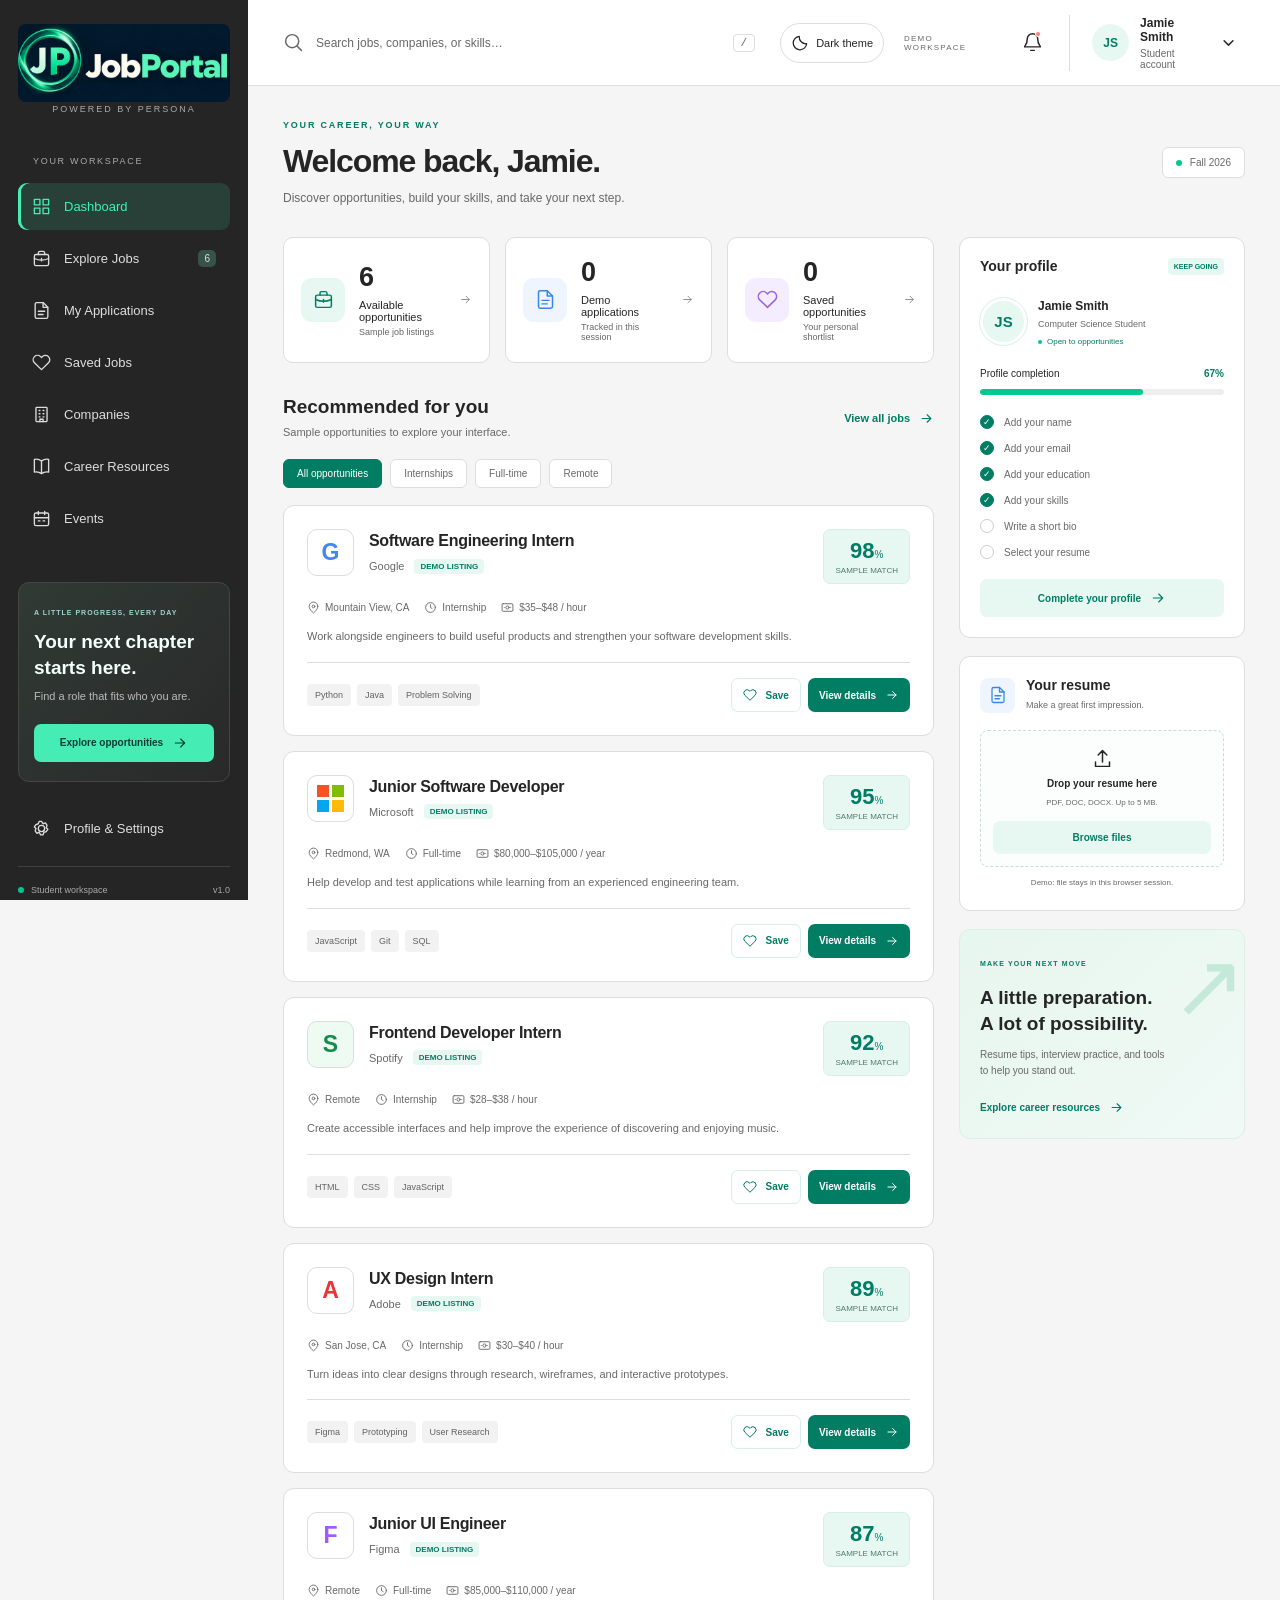
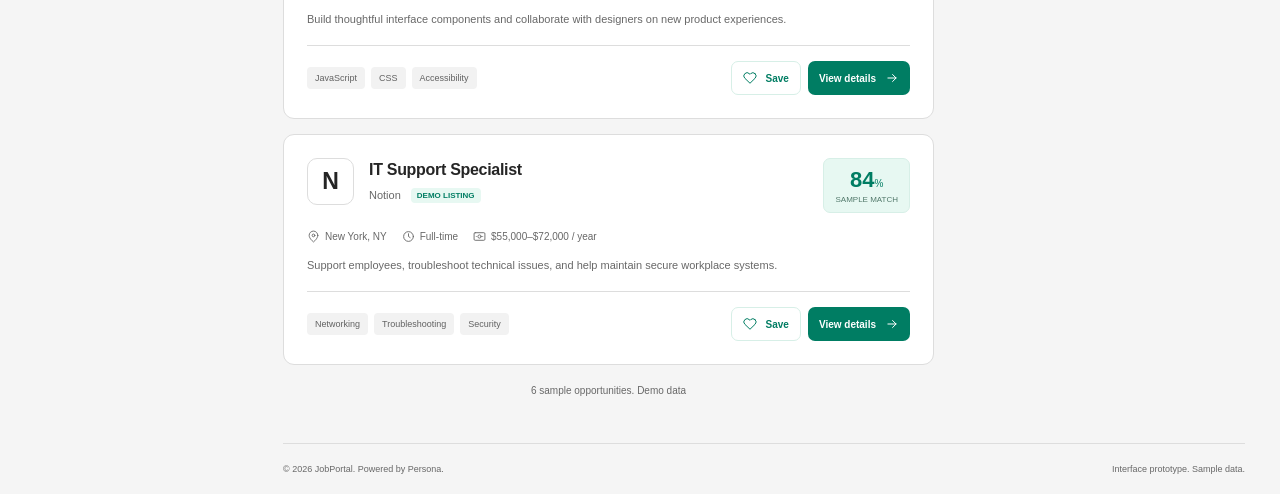
<file: documentation/design/index.html>
<!DOCTYPE html>
<html lang="en">
<head>
  <meta charset="UTF-8">
  <meta name="viewport" content="width=device-width, initial-scale=1.0">
  <title>JobPortal | Career Dashboard</title>

  <!-- Restore the selected theme before the page appears. -->
  <script>
    try {
      const theme = localStorage.getItem("jobportal-theme");
      document.documentElement.dataset.theme =
        theme === "dark" ? "dark" : "light";
    } catch (_) {
      document.documentElement.dataset.theme = "light";
    }
  </script>

  <link rel="stylesheet" href="styles.css">
  <script src="app.js" defer></script>
</head>

<body>
  <a href="#main" class="skip-link">Skip to content</a>

  <div class="app-shell">
    <aside class="sidebar" aria-label="Main navigation">
      <a class="brand" href="index.html" aria-label="JobPortal home">
        <img
          src="logos/jobportal-brand.png"
          alt="JobPortal green JP portal logo"
        >
      </a>

      <p class="brand-caption">POWERED BY PERSONA</p>
      <p class="nav-label">YOUR WORKSPACE</p>

      <nav id="navigation">
        <button
          class="nav-item active"
          data-page="dashboard"
          aria-current="page"
        >
          <span data-icon="grid"></span>
          Dashboard
        </button>

        <button class="nav-item" data-page="jobs">
          <span data-icon="briefcase"></span>
          Explore Jobs
          <span class="nav-badge">6</span>
        </button>

        <button class="nav-item" data-page="applications">
          <span data-icon="file"></span>
          My Applications
        </button>

        <button class="nav-item" data-page="saved">
          <span data-icon="heart"></span>
          Saved Jobs
        </button>

        <button class="nav-item" data-page="companies">
          <span data-icon="building"></span>
          Companies
        </button>

        <button class="nav-item" data-page="resources">
          <span data-icon="book"></span>
          Career Resources
        </button>

        <button class="nav-item" data-page="events">
          <span data-icon="calendar"></span>
          Events
        </button>
      </nav>

      <div class="sidebar-bottom">
        <div class="next-step">
          <span class="eyebrow">A LITTLE PROGRESS, EVERY DAY</span>
          <h3>Your next chapter<br>starts here.</h3>
          <p>Find a role that fits who you are.</p>

          <button class="button mint" data-page="jobs">
            Explore opportunities
            <span data-icon="arrow"></span>
          </button>
        </div>

        <button class="nav-item" data-page="settings">
          <span data-icon="settings"></span>
          Profile &amp; Settings
        </button>

        <div class="sidebar-foot">
          <span class="status-dot"></span>
          Student workspace
          <span>v1.0</span>
        </div>
      </div>
    </aside>

    <div class="workspace">
      <header class="topbar">
        <label class="search-box">
          <span data-icon="search"></span>
          <input
            id="search"
            type="search"
            placeholder="Search jobs, companies, or skills…"
            aria-label="Search jobs, companies, or skills"
          >
          <kbd>/</kbd>
        </label>

        <div class="top-actions">
          <button
            class="theme-toggle"
            id="theme-toggle"
            type="button"
            aria-label="Dark theme"
            aria-pressed="false"
            title="Switch to dark theme"
          >
            <svg
              viewBox="0 0 24 24"
              aria-hidden="true"
              class="theme-sun"
            >
              <circle cx="12" cy="12" r="4"/>
              <path d="M12 2v2m0 16v2M2 12h2m16 0h2M5 5l1.5 1.5m11 11L19 19M5 19l1.5-1.5m11-11L19 5"/>
            </svg>

            <svg
              viewBox="0 0 24 24"
              aria-hidden="true"
              class="theme-moon"
            >
              <path d="M20.9 13a9 9 0 0 1-9.9-9.9A9 9 0 1 0 20.9 13Z"/>
            </svg>

            <span class="theme-label">Dark theme</span>
          </button>

          <span class="demo-label">DEMO WORKSPACE</span>

          <button
            class="icon-button"
            id="notifications"
            aria-label="View notifications"
          >
            <span data-icon="bell"></span>
            <i aria-hidden="true"></i>
          </button>

          <button class="user-button" data-page="settings">
            <span class="avatar">JS</span>
            <span class="user-name">
              <strong id="header-name">Jamie Smith</strong>
              <small>Student account</small>
            </span>
            <span data-icon="chevron"></span>
          </button>
        </div>
      </header>

      <main id="main" tabindex="-1">
        <div class="page-heading">
          <div>
            <p class="eyebrow" id="breadcrumb">YOUR CAREER, YOUR WAY</p>
            <h1 id="page-title" tabindex="-1">Welcome back, Jamie.</h1>
            <p id="page-subtitle">
              Discover opportunities, build your skills,
              and take your next step.
            </p>
          </div>

          <span class="semester">
            <span class="status-dot"></span>
            Fall 2026
          </span>
        </div>

        <div class="dashboard-layout">
          <section class="primary-column" aria-label="Career overview">
            <div id="stats" class="stats"></div>

            <div class="section-heading">
              <div>
                <h2 id="section-title">Recommended for you</h2>
                <p id="section-subtitle">
                  Opportunities that align with your skills and interests.
                </p>
              </div>

              <button
                class="text-button"
                id="view-all"
                data-page="jobs"
              >
                View all jobs
                <span data-icon="arrow"></span>
              </button>
            </div>

            <div
              id="filters"
              class="filters"
              aria-label="Filter job type"
            >
              <button
                class="chip active"
                data-filter="All"
                aria-pressed="true"
              >
                All opportunities
              </button>

              <button
                class="chip"
                data-filter="Internship"
                aria-pressed="false"
              >
                Internships
              </button>

              <button
                class="chip"
                data-filter="Full-time"
                aria-pressed="false"
              >
                Full-time
              </button>

              <button
                class="chip"
                data-filter="Remote"
                aria-pressed="false"
              >
                Remote
              </button>
            </div>

            <div id="content" class="job-list"></div>
            <div id="results-footer" class="results-footer"></div>
          </section>

          <aside
            class="right-column"
            aria-label="Profile and career tools"
          >
            <section class="panel profile-panel">
              <div class="panel-heading">
                <h2>Your profile</h2>
                <span class="small-tag">KEEP GOING</span>
              </div>

              <div class="profile-progress">
                <span class="avatar large">JS</span>

                <div>
                  <strong id="profile-name">Jamie Smith</strong>
                  <p>Computer Science Student</p>
                  <span class="available">
                    <span class="status-dot"></span>
                    Open to opportunities
                  </span>
                </div>
              </div>

              <div class="progress-label">
                <span>Profile completion</span>
                <strong id="completion">67%</strong>
              </div>

              <progress
                id="profile-progress"
                value="4"
                max="6"
                aria-label="Profile completion"
              >67%</progress>

              <ul class="checklist" id="checklist"></ul>

              <button class="button light full" data-page="settings">
                Complete your profile
                <span data-icon="arrow"></span>
              </button>
            </section>

            <section class="panel">
              <div class="tool-heading">
                <span class="tool-icon blue" data-icon="file"></span>
                <div>
                  <h2>Your resume</h2>
                  <p>Make a great first impression.</p>
                </div>
              </div>

              <label class="upload-zone" id="upload-zone" for="resume">
                <span data-icon="upload"></span>
                <strong id="resume-label">Drop your resume here</strong>
                <small>PDF, DOC, DOCX. Up to 5 MB.</small>
                <span class="button light full">Browse files</span>
                <input
                  id="resume"
                  type="file"
                  accept=".pdf,.doc,.docx"
                >
              </label>

              <p class="privacy-note">
                Demo: file stays in this browser session.
              </p>
            </section>

            <section class="resource-panel">
              <span class="eyebrow">MAKE YOUR NEXT MOVE</span>
              <span class="resource-orbit" aria-hidden="true">↗</span>
              <h2>A little preparation.<br>A lot of possibility.</h2>
              <p>
                Resume tips, interview practice, and tools
                to help you stand out.
              </p>

              <button class="text-button" data-page="resources">
                Explore career resources
                <span data-icon="arrow"></span>
              </button>
            </section>
          </aside>
        </div>

        <footer class="page-footer">
          <span>© 2026 JobPortal. Powered by Persona.</span>
          <span>Interface prototype. Sample data.</span>
        </footer>
      </main>
    </div>
  </div>

  <dialog id="details-dialog">
    <div class="dialog-top">
      <span class="eyebrow">OPPORTUNITY DETAILS</span>
      <button
        class="icon-button"
        id="close-dialog"
        aria-label="Close details"
      >
        <span data-icon="close"></span>
      </button>
    </div>
    <div id="dialog-content"></div>
  </dialog>

  <div
    id="toast"
    class="toast"
    role="status"
    aria-live="polite"
  ></div>
</body>
</html>
</file>
<file: documentation/design/styles.css>
/* LIGHT THEME */
:root {
  --navy: #252525;
  --green: #00c890;
  --green-bright: #45edb5;
  --green-dark: #007d63;
  --mint: #e7f8f2;
  --page: #f5f5f5;
  --text: #252525;
  --muted: #686868;
  --border: #dddddd;
  --surface: #ffffff;
  --tag-bg: #f2f2f2;
  --tag-text: #626262;
  --track: #eeeeee;
  --field-border: #cccccc;
  --upload-bg: #fcfefd;
  --upload-border: #cbdcd8;
  --match-border: #d7efe7;
  --match-text: #52796b;
  --resource-start: #e7f6ee;
  --resource-end: #f0f9f6;
  --resource-border: #dceee5;
  --resource-arrow: #c5e9d9;
  --blue-bg: #eef5ff;
  --blue-text: #3a86e8;
  --purple-bg: #f3edff;
  --purple-text: #9764e9;
  --primary-text: #ffffff;
  --primary-hover: #00634f;
  color-scheme: light;
}

/* DARK THEME */
:root[data-theme="dark"] {
  --navy: #1b1b1b;
  --page: #242424;
  --text: #f3f3f3;
  --muted: #bcbcbc;
  --border: #484848;
  --surface: #303030;
  --green: #45edb5;
  --green-dark: #45edb5;
  --mint: #203f34;
  --tag-bg: #3a3a3a;
  --tag-text: #dddddd;
  --track: #484848;
  --field-border: #626262;
  --upload-bg: #292929;
  --upload-border: #707070;
  --match-border: #396351;
  --match-text: #b5dfce;
  --resource-start: #243e32;
  --resource-end: #2b332e;
  --resource-border: #456353;
  --resource-arrow: #4b7963;
  --blue-bg: #293747;
  --blue-text: #9fcaff;
  --purple-bg: #3a304b;
  --purple-text: #d5b3ff;
  --primary-text: #123329;
  --primary-hover: #78f5cb;
  color-scheme: dark;
}

/* BASE */
* { box-sizing: border-box; }
body { margin: 0; background: var(--page); color: var(--text); font: 14px Arial, Helvetica, sans-serif; }
button, input, textarea, select { font: inherit; }
button { border: 0; background: none; color: inherit; cursor: pointer; }
a { color: inherit; text-decoration: none; }
h1, h2, h3, p { margin: 0; }
p { color: var(--muted); line-height: 1.6; }
h2 { font-size: 19px; }
svg { width: 21px; height: 21px; fill: none; stroke: currentColor; stroke-width: 1.7; stroke-linecap: round; stroke-linejoin: round; vertical-align: middle; flex-shrink: 0; }
button:focus-visible, a:focus-visible, input:focus-visible, select:focus-visible, textarea:focus-visible, .upload-zone:focus-within { outline: 3px solid var(--green); outline-offset: 4px; }
[hidden] { display: none !important; }

/* LAYOUT */
.app-shell { display: grid; grid-template-columns: 248px minmax(0, 1fr); min-height: 100vh; }
.workspace, .primary-column { min-width: 0; }
main { max-width: 1720px; margin: auto; padding: 32px 35px 0; }
.dashboard-layout { display: grid; grid-template-columns: minmax(0, 1fr) 286px; gap: 25px; }

/* SIDEBAR */
.sidebar { position: sticky; top: 0; display: flex; flex-direction: column; height: 100vh; padding: 24px 18px 16px; overflow-y: auto; background: var(--navy); color: #dddddd; color-scheme: dark; }
.brand { position: relative; display: block; height: 78px; overflow: hidden; flex-shrink: 0; border-radius: 8px; }
.brand img { position: absolute; top: -25px; left: -32px; width: 272px; max-width: none; }
.brand-caption { margin-bottom: 38px; color: #aaaaaa; font-size: 9px; letter-spacing: 2px; text-align: center; }
.nav-label { margin-bottom: 14px; padding: 0 15px; color: #aaaaaa; font-size: 9px; letter-spacing: 1.7px; }
.nav-item { display: flex; align-items: center; gap: 13px; width: 100%; margin-bottom: 5px; padding: 14px; border-radius: 9px; color: #dddddd; font-size: 13px; text-align: left; }
.nav-item svg { width: 19px; height: 19px; }
.nav-item:hover { background: #ffffff0a; color: white; }
.nav-item.active { background: #294039; color: var(--green-bright); box-shadow: inset 3px 0 var(--green-bright); }
.nav-badge { margin-left: auto; padding: 3px 6px; border-radius: 5px; background: #365249; font-size: 10px; }
.sidebar-bottom { margin-top: auto; padding-top: 35px; }
.next-step { margin-bottom: 23px; padding: 19px 15px; border: 1px solid #454545; border-radius: 11px; background: linear-gradient(130deg, #303a35, #292929); }
.next-step .eyebrow { color: #9bd6cb; font-size: 7px; letter-spacing: 1px; }
.next-step h3 { margin: 11px 0 6px; color: #f5fffc; font-size: 19px; line-height: 1.4; }
.next-step p { margin-bottom: 18px; color: #bbbbbb; font-size: 11px; }
.sidebar-foot { display: flex; align-items: center; gap: 7px; margin-top: 14px; padding-top: 18px; border-top: 1px solid #414141; color: #aaaaaa; font-size: 9px; }
.sidebar-foot > span:last-child { margin-left: auto; }
.status-dot { display: inline-block; width: 6px; height: 6px; border-radius: 50%; background: var(--green); flex-shrink: 0; }

/* BUTTONS */
.button { display: inline-flex; align-items: center; justify-content: center; gap: 9px; padding: 12px 15px; border-radius: 7px; font-size: 12px; font-weight: 600; white-space: nowrap; }
.button svg { width: 16px; height: 16px; }
.button.mint { width: 100%; padding: 11px 5px; background: var(--green-bright); color: #063c33; font-size: 10px; }
.button.primary { background: var(--green-dark); color: var(--primary-text); }
.button.primary:hover { background: var(--primary-hover); }
.button.light, .button.saved { background: var(--mint); color: var(--green-dark); }
.button.outline { border: 1px solid var(--match-border); background: var(--surface); color: var(--green-dark); }
.button:disabled { opacity: 0.65; cursor: default; }
.full { width: 100%; }
.text-button { display: inline-flex; align-items: center; gap: 9px; padding: 0; color: var(--green-dark); font-size: 11px; font-weight: 600; white-space: nowrap; }
.text-button svg { width: 15px; height: 15px; }

/* TOP BAR */
.topbar { display: flex; align-items: center; justify-content: space-between; gap: 25px; height: 86px; padding: 0 35px; border-bottom: 1px solid var(--border); background: var(--surface); }
.search-box { display: flex; align-items: center; gap: 12px; width: min(490px, 50%); min-width: 0; color: var(--muted); }
.search-box input { width: 100%; min-width: 0; padding: 12px 0; border: 0; background: none; color: var(--text); font-size: 12px; }
.search-box input::placeholder { color: var(--muted); opacity: 1; }
.search-box kbd { padding: 2px 7px; border: 1px solid var(--border); border-radius: 4px; color: var(--muted); font-size: 11px; }
.top-actions { display: flex; align-items: center; gap: 20px; }
.demo-label { color: var(--muted); font-size: 8px; letter-spacing: 1.2px; }
.icon-button { position: relative; display: inline-grid; place-items: center; width: 34px; height: 34px; border-radius: 7px; flex-shrink: 0; }
.icon-button:hover { background: var(--mint); }
.icon-button i { position: absolute; top: 5px; right: 8px; width: 6px; height: 6px; border: 1px solid var(--surface); border-radius: 50%; background: #fa7d76; }
.user-button { display: flex; align-items: center; gap: 11px; padding-left: 22px; border-left: 1px solid var(--border); }
.avatar { display: inline-grid; place-items: center; width: 37px; height: 37px; border-radius: 50%; background: var(--mint); color: var(--green-dark); font-size: 12px; font-weight: 700; flex-shrink: 0; }
.user-name { text-align: left; }
.user-name strong { display: block; font-size: 12px; }
.user-name small { display: block; margin-top: 4px; color: var(--muted); font-size: 10px; }
.user-button > svg { width: 14px; margin-left: 8px; }

/* PAGE HEADING */
.page-heading { display: flex; align-items: center; justify-content: space-between; gap: 18px; margin-bottom: 29px; }
.eyebrow { color: var(--green-dark); font-size: 10px; font-weight: 700; letter-spacing: 1.8px; }
.page-heading .eyebrow { margin-bottom: 10px; font-size: 9px; }
.page-heading h1 { margin-bottom: 8px; font-size: 32px; letter-spacing: -1.1px; line-height: 1.2; }
.page-heading p:not(.eyebrow) { font-size: 12px; }
.green { color: var(--green); }
.semester { display: flex; align-items: center; gap: 8px; padding: 9px 13px; border: 1px solid var(--border); border-radius: 6px; background: var(--surface); color: var(--muted); font-size: 10px; white-space: nowrap; }

/* STATISTICS */
.stats { display: grid; grid-template-columns: repeat(3, 1fr); gap: 15px; margin-bottom: 33px; }
.stat { display: flex; align-items: center; gap: 14px; padding: 20px 17px; border: 1px solid var(--border); border-radius: 10px; background: var(--surface); text-align: left; }
.stat-icon, .tool-icon { display: inline-grid; place-items: center; width: 44px; height: 44px; border-radius: 11px; background: var(--mint); color: var(--green-dark); flex-shrink: 0; }
.blue { background: var(--blue-bg); color: var(--blue-text); }
.purple { background: var(--purple-bg); color: var(--purple-text); }
.stat strong { display: block; font-size: 27px; line-height: 1.1; }
.stat b { display: block; margin-top: 6px; font-size: 11px; font-weight: 500; }
.stat small { display: block; margin-top: 4px; color: var(--muted); font-size: 9px; }
.stat > svg { width: 13px; margin-left: auto; color: #888888; }

/* FILTERS */
.section-heading { display: flex; align-items: center; justify-content: space-between; gap: 10px; margin-bottom: 18px; }
.section-heading p { margin-top: 6px; font-size: 11px; }
.filters { display: flex; flex-wrap: wrap; gap: 8px; margin-bottom: 17px; }
.chip { padding: 8px 13px; border: 1px solid var(--border); border-radius: 6px; background: var(--surface); color: var(--muted); font-size: 10px; }
.chip.active { border-color: var(--green-dark); background: var(--green-dark); color: var(--primary-text); }

/* JOB CARDS */
.job-list { display: grid; gap: 15px; }
.job-card { padding: 23px; border: 1px solid var(--border); border-radius: 11px; background: var(--surface); }
.job-top { display: flex; align-items: flex-start; gap: 15px; }
.company-logo { display: grid; place-items: center; width: 47px; height: 47px; border: 1px solid var(--border); border-radius: 10px; font-size: 23px; font-weight: 700; flex-shrink: 0; }
.company-logo.google { color: #4285f4; }
.company-logo.microsoft { grid-template-columns: 12px 12px; grid-template-rows: 12px 12px; align-content: center; justify-content: center; gap: 3px; }
.company-logo.microsoft i { width: 12px; height: 12px; }
.company-logo.microsoft i:nth-child(1) { background: #f35325; }
.company-logo.microsoft i:nth-child(2) { background: #81bc06; }
.company-logo.microsoft i:nth-child(3) { background: #05a6f0; }
.company-logo.microsoft i:nth-child(4) { background: #ffba08; }
.company-logo.spotify { background: #eefbf3; color: #168c4b; }
.company-logo.adobe { color: #eb3338; }
.company-logo.figma { color: #a259ff; }
.company-logo.notion { color: var(--text); }
.job-title { min-width: 0; flex: 1; }
.job-title h3 { margin: 1px 0 6px; font-size: 16px; line-height: 1.4; letter-spacing: -0.3px; }
.company-line { display: flex; align-items: center; gap: 10px; color: var(--muted); font-size: 11px; }
.new-tag { padding: 3px 6px; border-radius: 4px; background: var(--mint); color: var(--green-dark); font-size: 8px; font-weight: 700; }
.match { padding: 8px 11px; border: 1px solid var(--match-border); border-radius: 7px; background: var(--mint); color: var(--green-dark); text-align: center; white-space: nowrap; }
.match strong { font-size: 22px; }
.match small { font-size: 10px; }
.match span { display: block; margin-top: 2px; color: var(--match-text); font-size: 8px; }
.job-meta { display: flex; flex-wrap: wrap; gap: 15px; margin: 17px 0 13px; color: var(--muted); font-size: 10px; }
.job-meta span { display: flex; align-items: center; gap: 5px; }
.job-meta svg { width: 13px; height: 13px; }
.job-description { margin-bottom: 15px; font-size: 11px; line-height: 1.8; }
.job-bottom { display: flex; align-items: center; justify-content: space-between; gap: 15px; padding-top: 15px; border-top: 1px solid var(--border); }
.tags { display: flex; flex-wrap: wrap; gap: 6px; }
.tag { padding: 6px 8px; border-radius: 4px; background: var(--tag-bg); color: var(--tag-text); font-size: 9px; }
.job-actions { display: flex; gap: 7px; flex-shrink: 0; }
.job-actions .button { padding: 9px 11px; font-size: 10px; }
.job-actions .button svg { width: 14px; height: 14px; }
.results-footer { padding: 20px; color: var(--muted); font-size: 10px; text-align: center; }

/* RIGHT COLUMN */
.right-column { display: grid; align-content: start; gap: 18px; }
.panel { padding: 20px; border: 1px solid var(--border); border-radius: 11px; background: var(--surface); }
.panel h2 { font-size: 14px; }
.panel-heading { display: flex; align-items: center; justify-content: space-between; gap: 10px; }
.small-tag { padding: 5px 6px; border-radius: 4px; background: var(--mint); color: var(--green-dark); font-size: 7px; font-weight: 700; }
.profile-progress { display: flex; align-items: center; gap: 11px; margin: 22px 0; }
.avatar.large { width: 47px; height: 47px; border: 3px solid var(--surface); outline: 1px solid var(--match-border); font-size: 15px; }
.profile-progress strong { font-size: 12px; }
.profile-progress p { margin-top: 4px; font-size: 9px; }
.available { display: flex; align-items: center; gap: 5px; margin-top: 6px; color: var(--green-dark); font-size: 8px; }
.available .status-dot { width: 4px; height: 4px; }
.progress-label { display: flex; justify-content: space-between; font-size: 10px; }
.progress-label strong { color: var(--green-dark); }
progress { display: block; width: 100%; height: 6px; margin-top: 10px; overflow: hidden; border: 0; border-radius: 20px; appearance: none; background: var(--track); }
progress::-webkit-progress-bar { background: var(--track); }
progress::-webkit-progress-value { border-radius: 20px; background: var(--green); }
progress::-moz-progress-bar { background: var(--green); }
.checklist { display: grid; gap: 12px; margin: 20px 0; padding: 0; list-style: none; color: var(--muted); font-size: 10px; }
.checklist li { display: flex; align-items: center; gap: 10px; }
.check-circle { display: inline-grid; place-items: center; width: 14px; height: 14px; border: 1px solid var(--field-border); border-radius: 50%; color: var(--primary-text); font-size: 9px; }
.check-circle.done { border-color: var(--green-dark); background: var(--green-dark); }
.panel .button { padding: 11px; font-size: 10px; }

/* RESUME */
.tool-heading { display: flex; align-items: center; gap: 11px; margin-bottom: 17px; }
.tool-icon { width: 35px; height: 35px; border-radius: 8px; }
.tool-icon svg { width: 18px; height: 18px; }
.tool-heading p { margin-top: 5px; font-size: 9px; }
.upload-zone { position: relative; display: flex; flex-direction: column; align-items: center; gap: 9px; padding: 17px 12px 12px; border: 1px dashed var(--upload-border); border-radius: 8px; background: var(--upload-bg); cursor: pointer; }
.upload-zone > svg { width: 23px; height: 23px; color: var(--green-dark); }
.upload-zone strong { max-width: 100%; font-size: 10px; overflow-wrap: anywhere; }
.upload-zone small { color: var(--muted); font-size: 8px; }
.upload-zone .button { margin-top: 5px; }
.upload-zone input { position: absolute; bottom: 20px; width: 1px; height: 1px; opacity: 0; }
.upload-zone.dragging { border-color: var(--green); background: var(--mint); }
.privacy-note { margin-top: 10px; font-size: 8px; text-align: center; }

/* RESOURCES */
.resource-panel { position: relative; overflow: hidden; padding: 23px 20px; border: 1px solid var(--resource-border); border-radius: 11px; background: linear-gradient(135deg, var(--resource-start), var(--resource-end)); }
.resource-panel .eyebrow { font-size: 7px; letter-spacing: 1.1px; }
.resource-panel h2 { position: relative; margin: 16px 0 9px; font-size: 19px; line-height: 1.4; }
.resource-panel p { position: relative; max-width: 190px; margin-bottom: 19px; font-size: 10px; }
.resource-panel .text-button { position: relative; font-size: 10px; }
.resource-orbit { position: absolute; top: 11px; right: -2px; color: var(--resource-arrow); font-size: 90px; line-height: 1; }

/* OTHER PAGES */
.empty-state { padding: 40px 25px; border: 1px solid var(--border); border-radius: 10px; background: var(--surface); text-align: center; }
.empty-state h3 { margin-bottom: 10px; }
.empty-state p { font-size: 12px; }
.content-card { padding: 24px; border: 1px solid var(--border); border-radius: 10px; background: var(--surface); }
.content-card h3 { margin-bottom: 9px; font-size: 16px; }
.content-card p { font-size: 12px; }
.content-card .tag { display: inline-block; margin-top: 12px; }
.settings-form { display: grid; gap: 18px; }
.settings-form label { display: grid; gap: 8px; font-size: 12px; }
.settings-form input, .settings-form textarea { width: 100%; padding: 11px; border: 1px solid var(--field-border); border-radius: 6px; background: var(--surface); color: var(--text); }
.settings-form .button { justify-self: start; }
.settings-form .checkbox-row { display: flex; align-items: center; gap: 8px; }
.checkbox-row input { width: auto; }

/* JOB DETAILS */
dialog { background: var(--surface); width: min(600px, calc(100% - 32px)); max-height: 85vh; padding: 25px; overflow: auto; border: 1px solid var(--border); border-radius: 15px; color: var(--text); box-shadow: 0 25px 100px #00000040; }
dialog::backdrop { background: #00000080; backdrop-filter: blur(3px); }
.dialog-top { display: flex; align-items: center; justify-content: space-between; margin-bottom: 20px; }
dialog h2 { margin-bottom: 10px; }
dialog h3 { margin: 22px 0 8px; font-size: 14px; }
dialog p, dialog li { color: var(--muted); font-size: 13px; line-height: 1.8; }
dialog .button { margin-top: 20px; }

/* FOOTER AND STATUS */
.toast { position: fixed; bottom: 25px; left: 50%; z-index: 10; max-width: 90vw; padding: 14px 20px; border-radius: 9px; background: var(--navy); color: white; font-size: 12px; opacity: 0; pointer-events: none; transform: translate(-50%, 20px); transition: opacity 0.2s, transform 0.2s; }
.toast.show { opacity: 1; transform: translate(-50%, 0); }
.page-footer { display: flex; justify-content: space-between; gap: 10px; margin-top: 27px; padding: 20px 0; border-top: 1px solid var(--border); color: var(--muted); font-size: 9px; }
.skip-link { position: fixed; top: -60px; left: 20px; z-index: 100; padding: 12px; border: 2px solid var(--green); background: var(--surface); }
.skip-link:focus { top: 10px; }
.sr-only { position: absolute; width: 1px; height: 1px; padding: 0; margin: -1px; overflow: hidden; clip-path: inset(50%); white-space: nowrap; border: 0; }

/* THEME TOGGLE */
.theme-toggle { display: inline-flex; align-items: center; justify-content: center; gap: 7px; min-width: 40px; min-height: 40px; padding: 8px 10px; border: 1px solid var(--border); border-radius: 20px; background: var(--surface); color: var(--text); flex-shrink: 0; font-size: 11px; }
.theme-toggle:hover { background: var(--mint); }
.theme-toggle svg { width: 18px; height: 18px; }
.theme-sun { display: none; }
[data-theme="dark"] .theme-sun { display: inline-block; }
[data-theme="dark"] .theme-moon { display: none; }
[data-theme="dark"] .company-logo.spotify { background: #203f34; color: #64e59b; }
[data-theme="dark"] .company-logo.google { color: #9fcaff; }
[data-theme="dark"] .company-logo.adobe { color: #ff8e92; }
[data-theme="dark"] .company-logo.figma { color: #d5b3ff; }

/* LAPTOPS */
@media (max-width: 1220px) {
  .app-shell { grid-template-columns: 215px minmax(0, 1fr); }
  .sidebar { padding-left: 12px; padding-right: 12px; }
  .brand img { top: -21px; left: -30px; width: 250px; }
  .dashboard-layout { grid-template-columns: minmax(0, 1fr) 250px; gap: 18px; }
  .topbar { padding: 0 24px; }
  main { padding: 28px 24px 0; }
  .stats { gap: 9px; }
  .stat { gap: 8px; padding: 17px 11px; }
  .stat-icon { width: 32px; height: 36px; }
  .stat > svg, .stat small, .demo-label { display: none; }
  .job-card { padding: 18px; }
  .job-bottom { flex-direction: column; align-items: flex-start; }
  .job-actions { align-self: flex-end; }
  .panel { padding: 17px; }
  .page-heading h1 { font-size: 28px; }
}

/* TABLETS */
@media (max-width: 1000px) {
  .dashboard-layout { grid-template-columns: minmax(0, 1fr); }
  .right-column { grid-template-columns: repeat(2, minmax(0, 1fr)); align-items: start; }
  .resource-panel { grid-column: 1 / -1; }
  .resource-panel p { max-width: none; }
  .resource-orbit { right: 25px; }
  .semester, .user-name, .user-button > svg { display: none; }
  .top-actions { gap: 12px; }
  .search-box { width: 75%; }
  .user-button { padding-left: 12px; }
}

/* PHONES */
@media (max-width: 700px) {
  .app-shell { display: block; }
  .sidebar { position: static; height: auto; padding: 12px 15px; }
  .brand { width: 205px; height: 65px; }
  .brand img { top: -24px; left: -29px; width: 245px; }
  .brand-caption, .nav-label, .sidebar-bottom { display: none; }
  #navigation { display: flex; gap: 5px; overflow-x: auto; padding-top: 6px; }
  .nav-item { width: auto; margin: 0; padding: 11px; font-size: 11px; white-space: nowrap; flex-shrink: 0; }
  .nav-item svg { width: 16px; }
  .nav-badge { display: none; }
  .nav-item.active { box-shadow: inset 0 -2px var(--green); }
  .topbar { height: 68px; gap: 8px; padding: 0 18px; }
  .top-actions { gap: 6px; }
  .search-box { gap: 7px; }
  .search-box input { font-size: 11px; }
  .search-box kbd { display: none; }
  main { padding: 24px 18px 0; }
  .page-heading h1 { font-size: 27px; }
  .page-heading p:not(.eyebrow) { font-size: 11px; }
  .stats { gap: 7px; margin-bottom: 25px; }
  .stat { flex-direction: column; align-items: flex-start; gap: 12px; padding: 13px; }
  .stat strong { font-size: 23px; }
  .stat b { font-size: 9px; }
  .stat-icon { width: 30px; height: 30px; border-radius: 7px; }
  .stat-icon svg { width: 17px; }
  .section-heading h2 { font-size: 17px; }
  .section-heading p { max-width: 210px; font-size: 10px; }
  .text-button { font-size: 10px; }
  .job-card { padding: 16px; }
  .job-top { gap: 10px; }
  .job-title h3 { font-size: 14px; }
  .company-logo { width: 37px; height: 37px; font-size: 20px; }
  .match { padding: 7px; }
  .match strong { font-size: 18px; }
  .match span { font-size: 7px; }
  .job-meta { gap: 9px; font-size: 9px; }
  .new-tag { display: none; }
  .right-column { grid-template-columns: 1fr; }
  .resource-panel { grid-column: auto; }
  .page-footer { flex-direction: column; font-size: 8px; }
  .user-button { padding: 0; border: 0; }
  .theme-label { display: none; }
}

@media (prefers-reduced-motion: reduce) {
  * { transition: none !important; }
}
</file>
